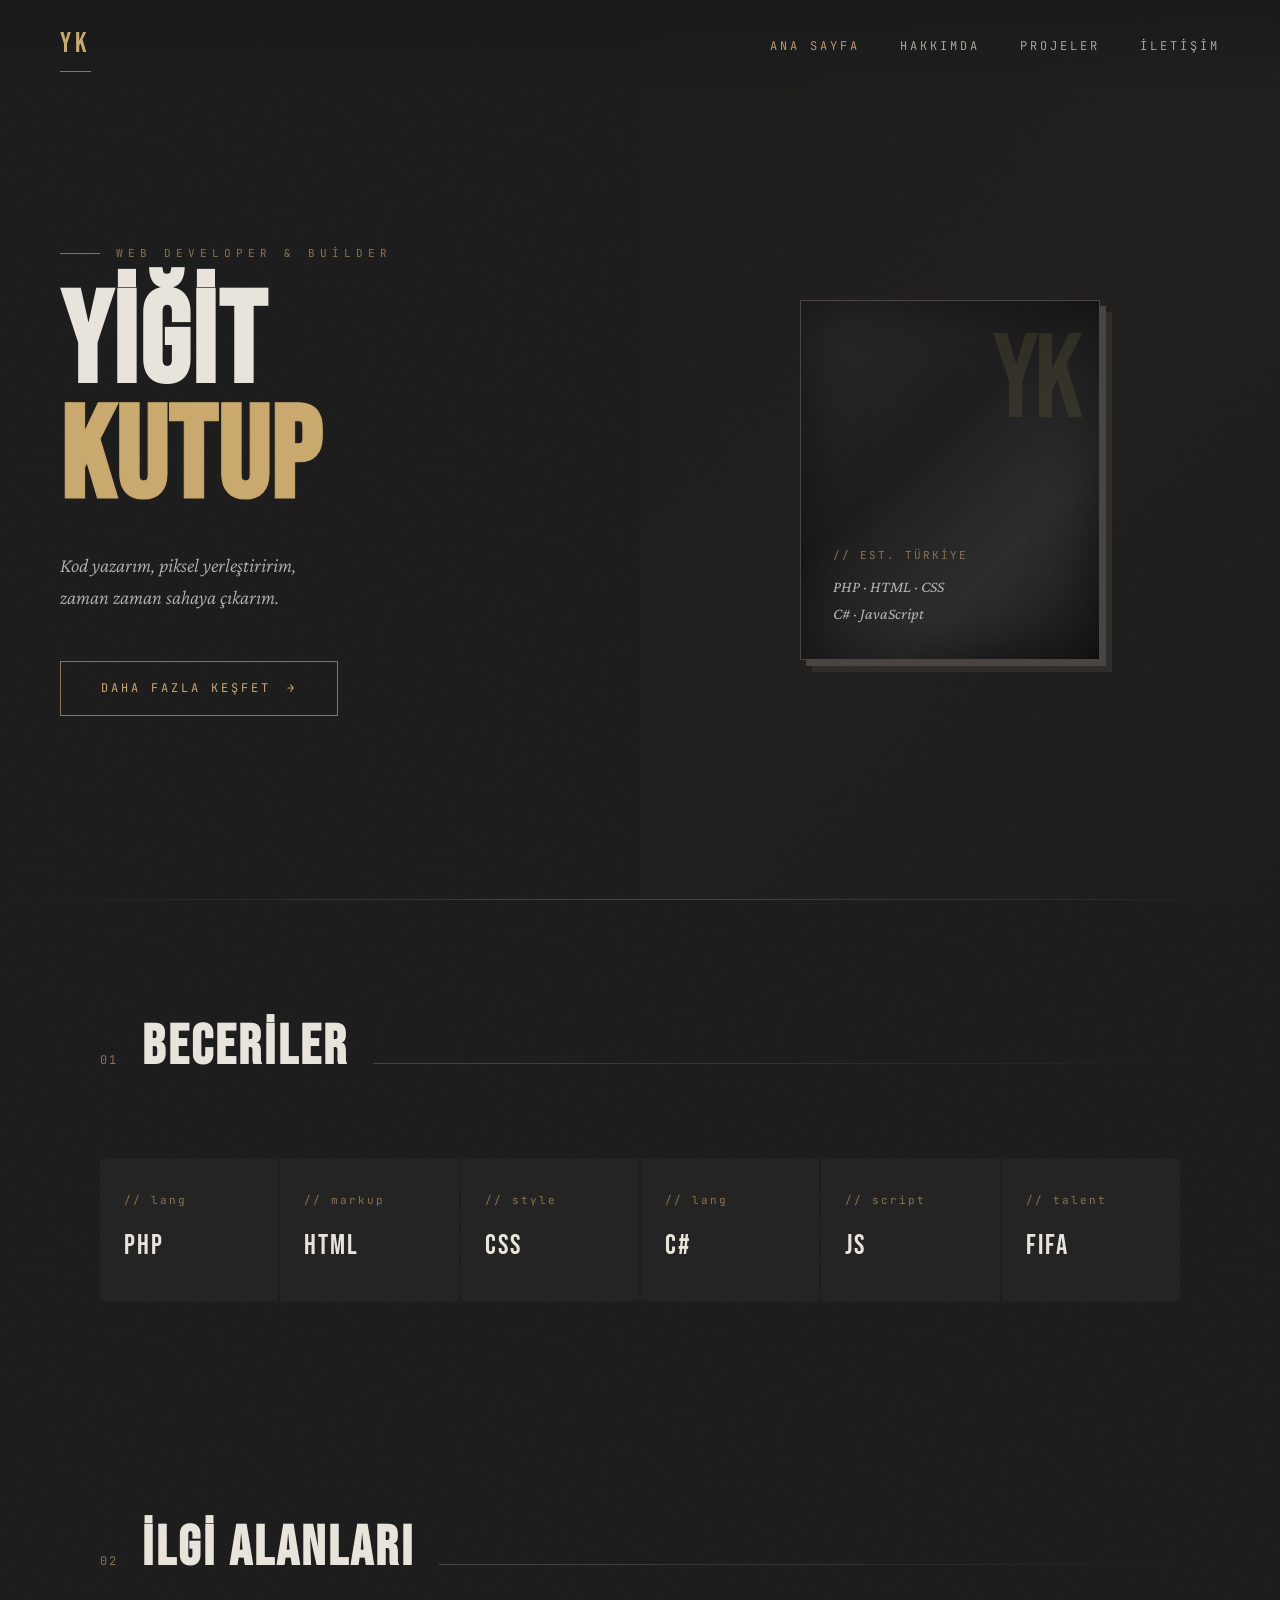
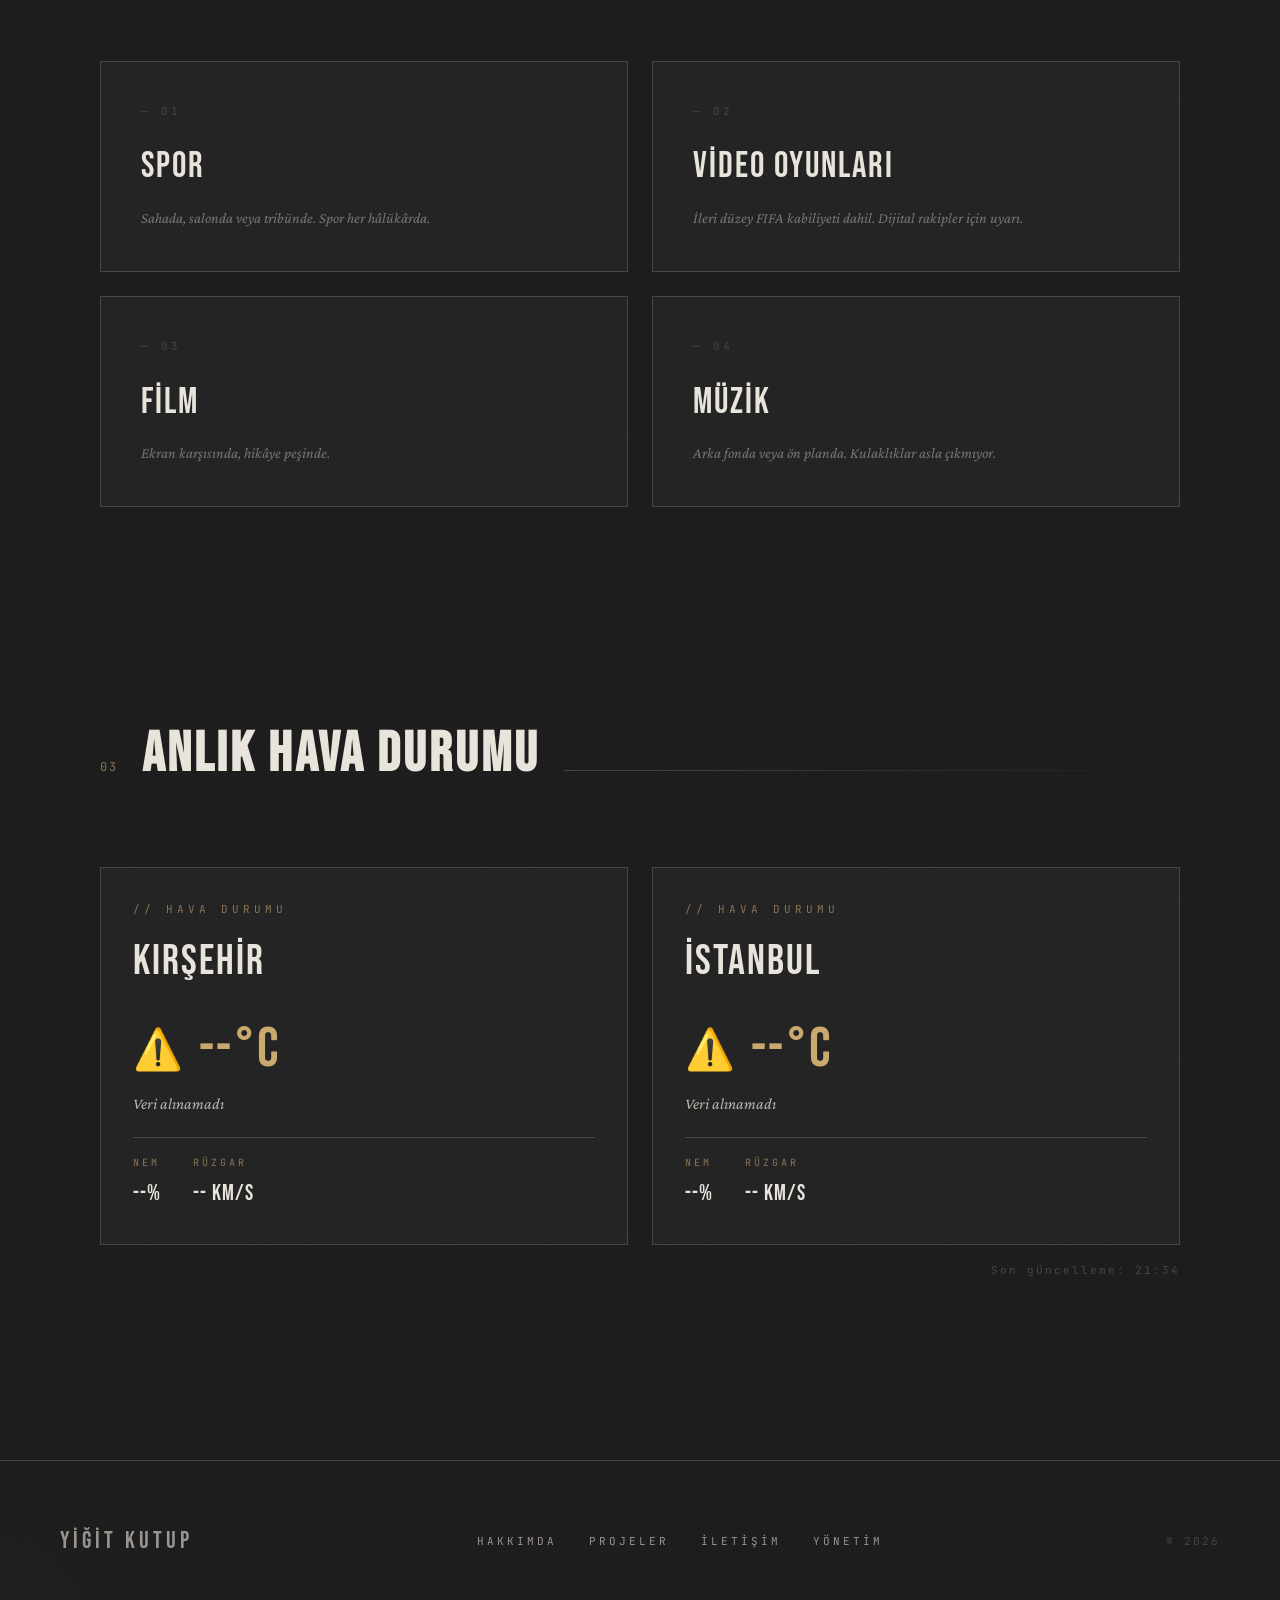
<file: index.html>
<!DOCTYPE html>
<html lang="tr">
<head>
  <meta charset="UTF-8" />
  <meta name="viewport" content="width=device-width, initial-scale=1.0" />
  <title>Yiğit Kutup — Developer</title>
  <link rel="stylesheet" href="assets/css/style.css?v=2" />
</head>
<body>

  <!-- NAV -->
  <nav>
    <a href="index.html" class="nav-logo">YK</a>
    <ul class="nav-links">
      <li><a href="index.html" data-text="Ana Sayfa">Ana Sayfa</a></li>
      <li><a href="pages/about.html" data-text="Hakkımda">Hakkımda</a></li>
      <li><a href="pages/projects.html" data-text="Projeler">Projeler</a></li>
      <li><a href="pages/contact.html" data-text="İletişim">İletişim</a></li>
    </ul>
    <div class="hamburger" id="hamburger-menu">
      <span></span>
      <span></span>
      <span></span>
    </div>
  </nav>

  <!-- HERO -->
  <section class="hero">
    <div class="hero-content">
      <div class="hero-text">
        <div class="hero-eyebrow">Web Developer &amp; Builder</div>
        <h1 class="hero-name">
          Yiğit
          <span>Kutup</span>
        </h1>
        <p class="hero-subtitle">
          Kod yazarım, piksel yerleştiririm,<br>zaman zaman sahaya çıkarım.
        </p>
        <a href="pages/about.html" class="hero-cta">
          Daha Fazla Keşfet
          <span>→</span>
        </a>
      </div>

      <div class="hero-visual">
        <div class="stone-block">
          <div class="stone-initials">YK</div>
          <div class="stone-tag">// est. Türkiye</div>
          <div class="stone-desc">PHP · HTML · CSS<br>C# · JavaScript</div>
        </div>
      </div>
    </div>
  </section>

  <!-- SKILLS SECTION -->
  <div class="section">
    <div class="section-header fade-in">
      <span class="section-number">01</span>
      <h2 class="section-title">Beceriler</h2>
      <div class="section-line"></div>
    </div>

    <div class="skills-grid">
      <div class="skill-item">
        <div class="skill-icon">// lang</div>
        <div class="skill-name">PHP</div>
      </div>
      <div class="skill-item">
        <div class="skill-icon">// markup</div>
        <div class="skill-name">HTML</div>
      </div>
      <div class="skill-item">
        <div class="skill-icon">// style</div>
        <div class="skill-name">CSS</div>
      </div>
      <div class="skill-item">
        <div class="skill-icon">// lang</div>
        <div class="skill-name">C#</div>
      </div>
      <div class="skill-item">
        <div class="skill-icon">// script</div>
        <div class="skill-name">JS</div>
      </div>
      <div class="skill-item">
        <div class="skill-icon">// talent</div>
        <div class="skill-name">FIFA</div>
      </div>
    </div>
  </div>

  <!-- HOBBIES SECTION -->
  <div class="section">
    <div class="section-header fade-in">
      <span class="section-number">02</span>
      <h2 class="section-title">İlgi Alanları</h2>
      <div class="section-line"></div>
    </div>

    <div class="hobbies-grid">
      <div class="hobby-card">
        <div class="hobby-number">— 01</div>
        <div class="hobby-name">Spor</div>
        <div class="hobby-desc">Sahada, salonda veya tribünde. Spor her hâlükârda.</div>
      </div>
      <div class="hobby-card">
        <div class="hobby-number">— 02</div>
        <div class="hobby-name">Video Oyunları</div>
        <div class="hobby-desc">İleri düzey FIFA kabiliyeti dahil. Dijital rakipler için uyarı.</div>
      </div>
      <div class="hobby-card">
        <div class="hobby-number">— 03</div>
        <div class="hobby-name">Film</div>
        <div class="hobby-desc">Ekran karşısında, hikâye peşinde.</div>
      </div>
      <div class="hobby-card">
        <div class="hobby-number">— 04</div>
        <div class="hobby-name">Müzik</div>
        <div class="hobby-desc">Arka fonda veya ön planda. Kulaklıklar asla çıkmıyor.</div>
      </div>
    </div>
  </div>

  <!-- WEATHER WIDGETS -->
  <div class="section">
    <div class="section-header fade-in">
      <span class="section-number">03</span>
      <h2 class="section-title">Anlık Hava Durumu</h2>
      <div class="section-line"></div>
    </div>

    <div class="widgets-grid fade-in">
      <!-- Kırşehir -->
      <div class="widget-card weather-widget">
        <div class="widget-header">
          <div class="widget-label">// hava durumu</div>
          <div class="widget-city">Kırşehir</div>
        </div>
        <div class="widget-body">
          <div class="weather-main">
            <div class="weather-icon" id="weather-kirsehir-icon">⏳</div>
            <div class="weather-temp" id="weather-kirsehir-temp">--°C</div>
          </div>
          <div class="weather-desc" id="weather-kirsehir-desc">Yükleniyor...</div>
          <div class="weather-details">
            <div class="weather-detail">
              <span class="detail-label">Nem</span>
              <span class="detail-value" id="weather-kirsehir-humidity">--%</span>
            </div>
            <div class="weather-detail">
              <span class="detail-label">Rüzgar</span>
              <span class="detail-value" id="weather-kirsehir-wind">-- km/s</span>
            </div>
          </div>
        </div>
      </div>

      <!-- İstanbul -->
      <div class="widget-card weather-widget">
        <div class="widget-header">
          <div class="widget-label">// hava durumu</div>
          <div class="widget-city">İstanbul</div>
        </div>
        <div class="widget-body">
          <div class="weather-main">
            <div class="weather-icon" id="weather-istanbul-icon">⏳</div>
            <div class="weather-temp" id="weather-istanbul-temp">--°C</div>
          </div>
          <div class="weather-desc" id="weather-istanbul-desc">Yükleniyor...</div>
          <div class="weather-details">
            <div class="weather-detail">
              <span class="detail-label">Nem</span>
              <span class="detail-value" id="weather-istanbul-humidity">--%</span>
            </div>
            <div class="weather-detail">
              <span class="detail-label">Rüzgar</span>
              <span class="detail-value" id="weather-istanbul-wind">-- km/s</span>
            </div>
          </div>
        </div>
      </div>
    </div>

    <div class="weather-update fade-in">
      <span id="weather-update-time">Son güncelleme: --</span>
    </div>
  </div>

  <!-- FOOTER -->
  <footer>
    <div class="footer-name">Yiğit Kutup</div>
    <div class="footer-links">
      <a href="pages/about.html">Hakkımda</a>
      <a href="pages/projects.html">Projeler</a>
      <a href="pages/contact.html">İletişim</a>
      <a href="admin/index.html">Yönetim</a>
    </div>
    <div class="footer-copy">© 2026</div>
  </footer>

  <script src="assets/js/jScript.js?v=2"></script>
  <script src="assets/js/widgets.js?v=2"></script>
</body>
</html>
</file>
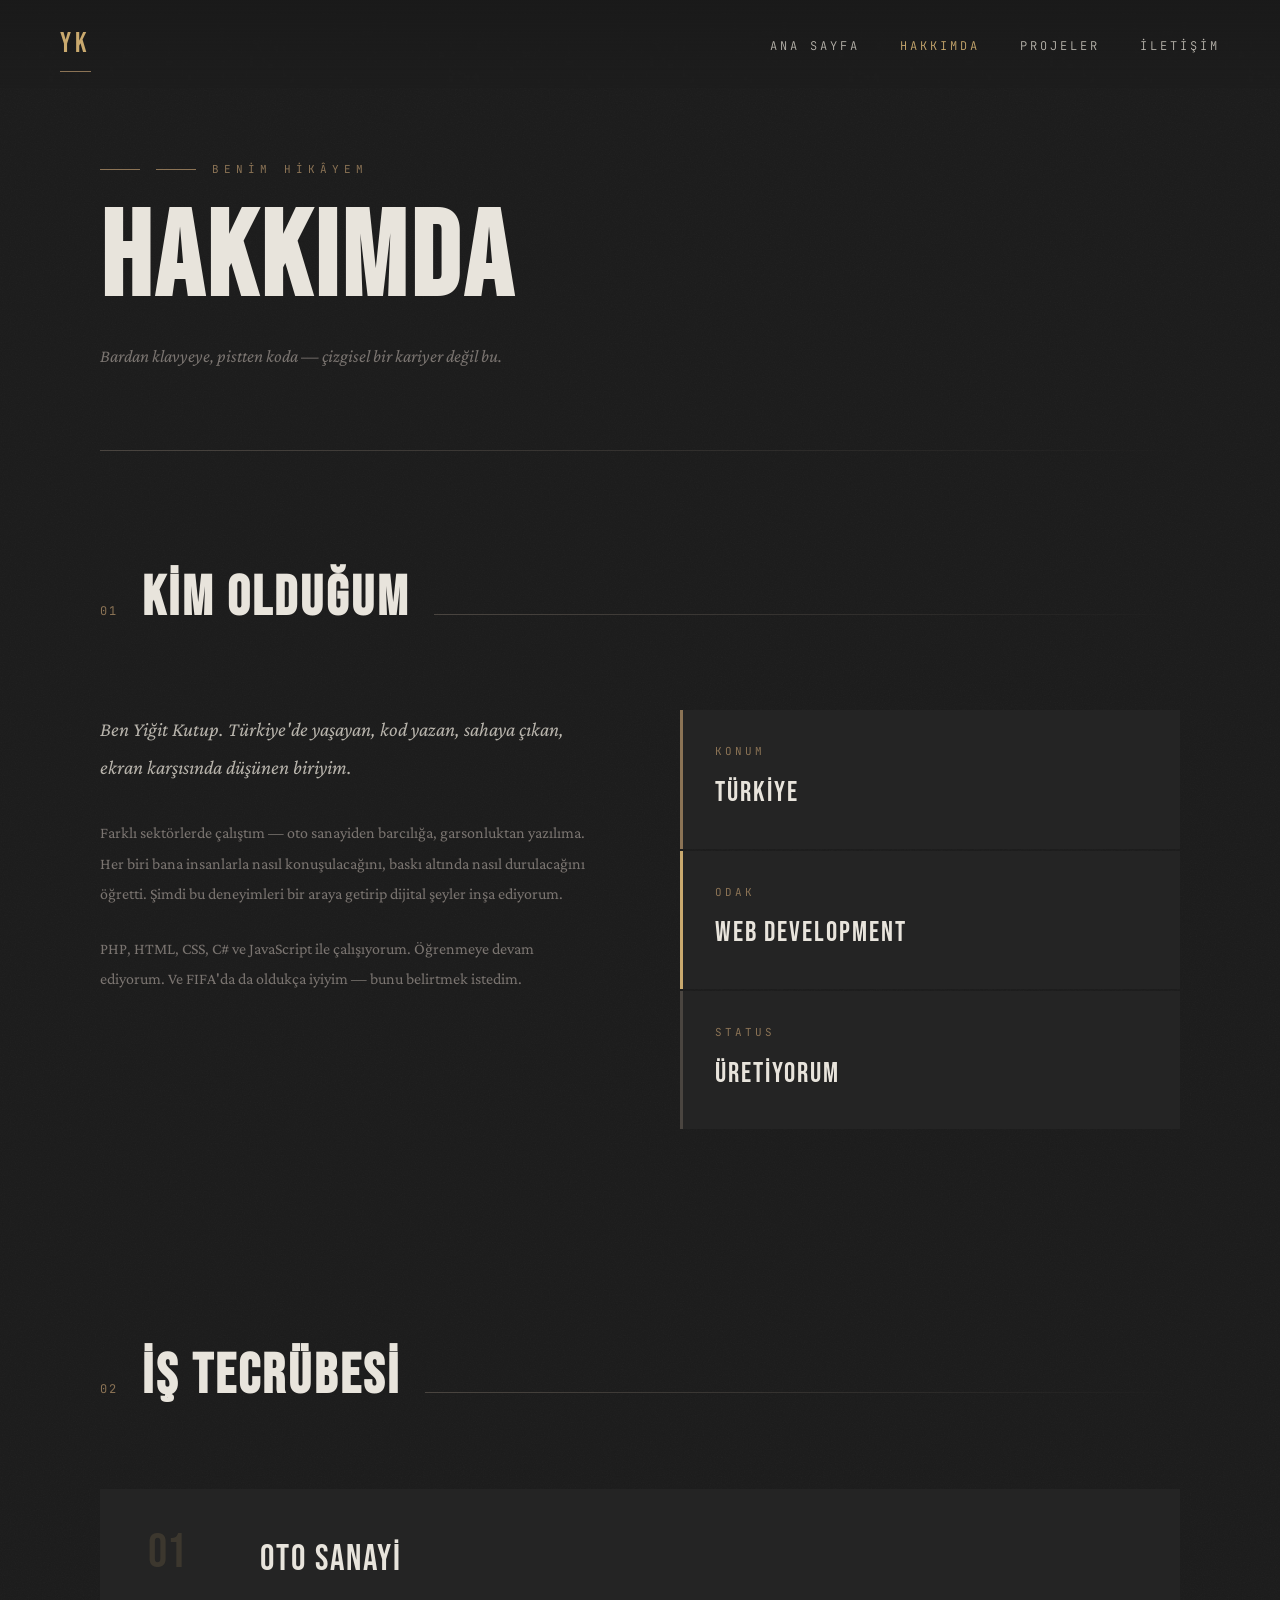
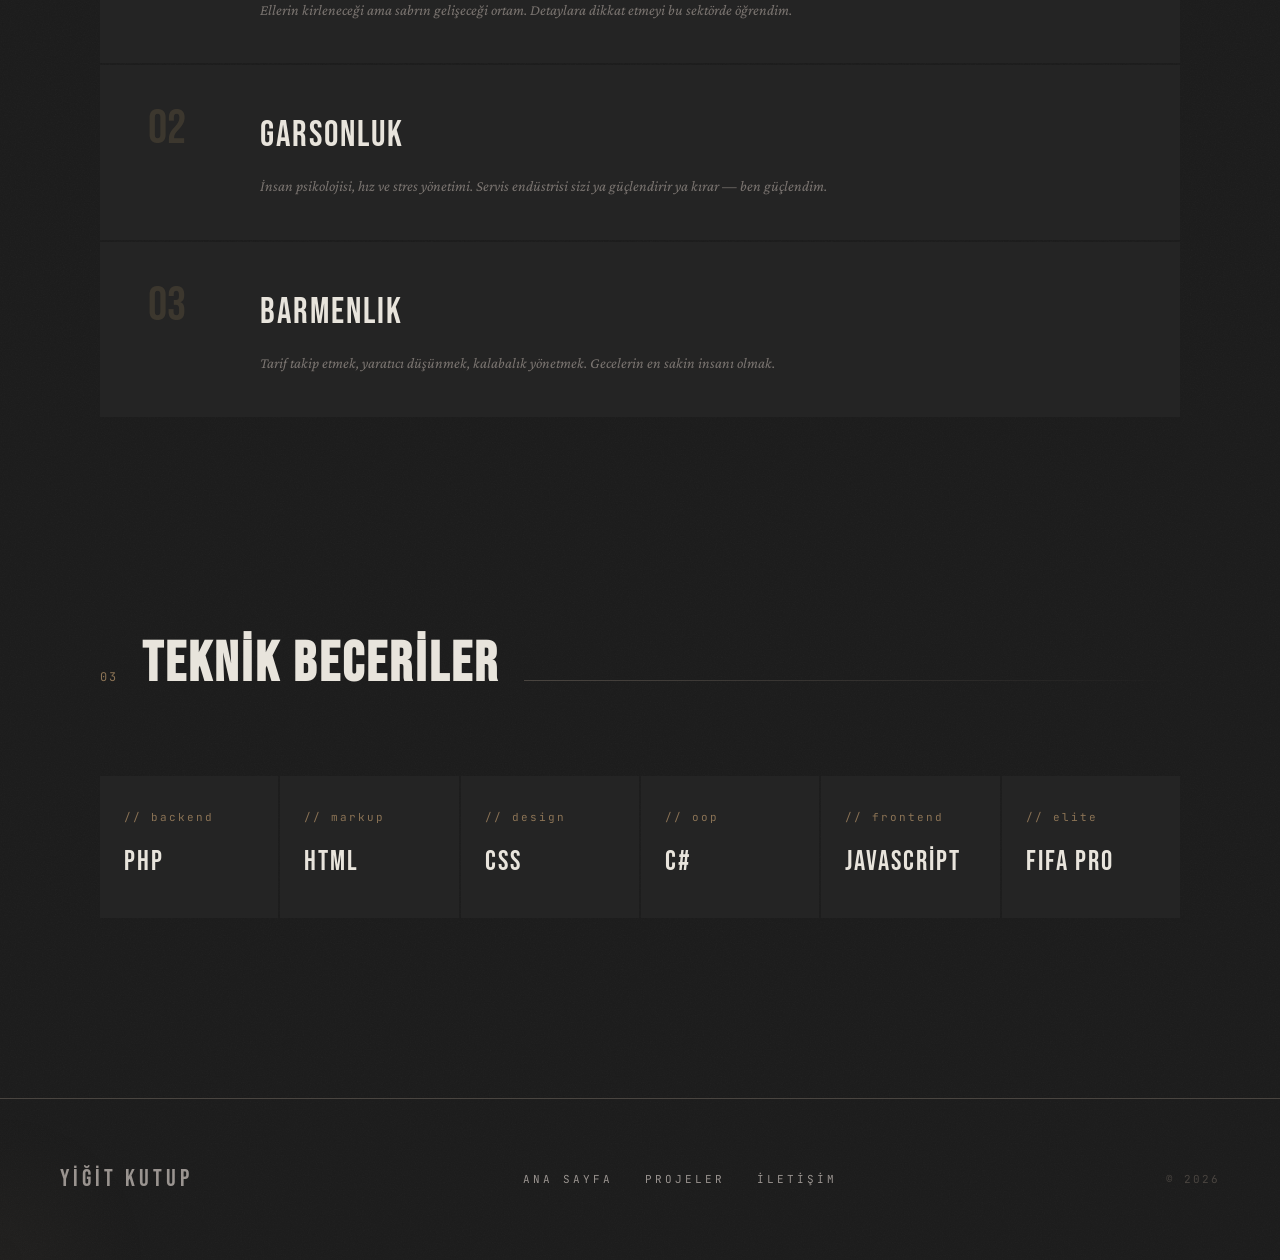
<file: pages/about.html>
<!DOCTYPE html>
<html lang="tr">
<head>
  <meta charset="UTF-8" />
  <meta name="viewport" content="width=device-width, initial-scale=1.0" />
  <title>Hakkımda — Yiğit Kutup</title>
  <link rel="stylesheet" href="../assets/css/style.css?v=2" />
</head>
<body>

  <!-- NAV -->
  <nav>
    <a href="../index.html" class="nav-logo">YK</a>
    <ul class="nav-links">
      <li><a href="../index.html" data-text="Ana Sayfa">Ana Sayfa</a></li>
      <li><a href="about.html" data-text="Hakkımda">Hakkımda</a></li>
      <li><a href="projects.html" data-text="Projeler">Projeler</a></li>
      <li><a href="contact.html" data-text="İletişim">İletişim</a></li>
    </ul>
    <div class="hamburger" id="hamburger-menu">
      <span></span>
      <span></span>
      <span></span>
    </div>
  </nav>

  <!-- PAGE HERO -->
  <div class="page-hero">
    <p class="hero-eyebrow" style="font-family:'JetBrains Mono',monospace;font-size:11px;letter-spacing:5px;text-transform:uppercase;color:var(--granite-accent);margin-bottom:24px;display:flex;align-items:center;gap:16px;">
      <span style="display:inline-block;width:40px;height:1px;background:var(--granite-accent);"></span>
      Benim Hikâyem
    </p>
    <h1 class="page-title">Hakkımda</h1>
    <p class="page-subtitle">Bardan klavyeye, pistten koda — çizgisel bir kariyer değil bu.</p>
  </div>

  <!-- BIO SECTION -->
  <div class="section">
    <div class="section-header fade-in">
      <span class="section-number">01</span>
      <h2 class="section-title">Kim Olduğum</h2>
      <div class="section-line"></div>
    </div>

    <div style="display:grid;grid-template-columns:1fr 1fr;gap:80px;align-items:start;" class="fade-in">
      <div>
        <p style="font-size:20px;color:var(--text-secondary);line-height:1.9;font-style:italic;margin-bottom:32px;">
          Ben Yiğit Kutup. Türkiye'de yaşayan, kod yazan, sahaya çıkan, ekran karşısında düşünen biriyim.
        </p>
        <p style="font-size:16px;color:var(--text-muted);line-height:1.9;margin-bottom:24px;">
          Farklı sektörlerde çalıştım — oto sanayiden barcılığa, garsonluktan yazılıma. Her biri bana insanlarla nasıl konuşulacağını, baskı altında nasıl durulacağını öğretti. Şimdi bu deneyimleri bir araya getirip dijital şeyler inşa ediyorum.
        </p>
        <p style="font-size:16px;color:var(--text-muted);line-height:1.9;">
          PHP, HTML, CSS, C# ve JavaScript ile çalışıyorum. Öğrenmeye devam ediyorum. Ve FIFA'da da oldukça iyiyim — bunu belirtmek istedim.
        </p>
      </div>

      <div style="display:flex;flex-direction:column;gap:2px;">
        <div style="background:var(--granite-surface);padding:32px;border-left:3px solid var(--granite-accent);">
          <div style="font-family:'JetBrains Mono',monospace;font-size:11px;letter-spacing:3px;color:var(--granite-accent);margin-bottom:8px;">KONUM</div>
          <div style="font-family:'Bebas Neue',sans-serif;font-size:28px;letter-spacing:2px;color:var(--granite-white);">Türkiye</div>
        </div>
        <div style="background:var(--granite-surface);padding:32px;border-left:3px solid var(--granite-gold);">
          <div style="font-family:'JetBrains Mono',monospace;font-size:11px;letter-spacing:3px;color:var(--granite-accent);margin-bottom:8px;">ODAK</div>
          <div style="font-family:'Bebas Neue',sans-serif;font-size:28px;letter-spacing:2px;color:var(--granite-white);">Web Development</div>
        </div>
        <div style="background:var(--granite-surface);padding:32px;border-left:3px solid var(--granite-crack);">
          <div style="font-family:'JetBrains Mono',monospace;font-size:11px;letter-spacing:3px;color:var(--granite-accent);margin-bottom:8px;">STATUS</div>
          <div style="font-family:'Bebas Neue',sans-serif;font-size:28px;letter-spacing:2px;color:var(--granite-white);">Üretiyorum</div>
        </div>
      </div>
    </div>
  </div>

  <!-- EXPERIENCE SECTION -->
  <div class="section">
    <div class="section-header fade-in">
      <span class="section-number">02</span>
      <h2 class="section-title">İş Tecrübesi</h2>
      <div class="section-line"></div>
    </div>

    <div class="experience-list">
      <div class="exp-item fade-in">
        <div class="exp-number">01</div>
        <div>
          <div class="exp-title">Oto Sanayi</div>
          <div class="exp-desc">Ellerin kirleneceği ama sabrın gelişeceği ortam. Detaylara dikkat etmeyi bu sektörde öğrendim.</div>
        </div>
      </div>
      <div class="exp-item fade-in">
        <div class="exp-number">02</div>
        <div>
          <div class="exp-title">Garsonluk</div>
          <div class="exp-desc">İnsan psikolojisi, hız ve stres yönetimi. Servis endüstrisi sizi ya güçlendirir ya kırar — ben güçlendim.</div>
        </div>
      </div>
      <div class="exp-item fade-in">
        <div class="exp-number">03</div>
        <div>
          <div class="exp-title">Barmenlık</div>
          <div class="exp-desc">Tarif takip etmek, yaratıcı düşünmek, kalabalık yönetmek. Gecelerin en sakin insanı olmak.</div>
        </div>
      </div>
    </div>
  </div>

  <!-- SKILLS DETAIL -->
  <div class="section">
    <div class="section-header fade-in">
      <span class="section-number">03</span>
      <h2 class="section-title">Teknik Beceriler</h2>
      <div class="section-line"></div>
    </div>

    <div class="skills-grid">
      <div class="skill-item">
        <div class="skill-icon">// backend</div>
        <div class="skill-name">PHP</div>
      </div>
      <div class="skill-item">
        <div class="skill-icon">// markup</div>
        <div class="skill-name">HTML</div>
      </div>
      <div class="skill-item">
        <div class="skill-icon">// design</div>
        <div class="skill-name">CSS</div>
      </div>
      <div class="skill-item">
        <div class="skill-icon">// oop</div>
        <div class="skill-name">C#</div>
      </div>
      <div class="skill-item">
        <div class="skill-icon">// frontend</div>
        <div class="skill-name">JavaScript</div>
      </div>
      <div class="skill-item">
        <div class="skill-icon">// elite</div>
        <div class="skill-name">FIFA Pro</div>
      </div>
    </div>
  </div>

  <!-- FOOTER -->
  <footer>
    <div class="footer-name">Yiğit Kutup</div>
    <div class="footer-links">
      <a href="../index.html">Ana Sayfa</a>
      <a href="projects.html">Projeler</a>
      <a href="contact.html">İletişim</a>
    </div>
    <div class="footer-copy">© 2026</div>
  </footer>

  <script src="../assets/js/jScript.js"></script>
</body>
</html>
</file>
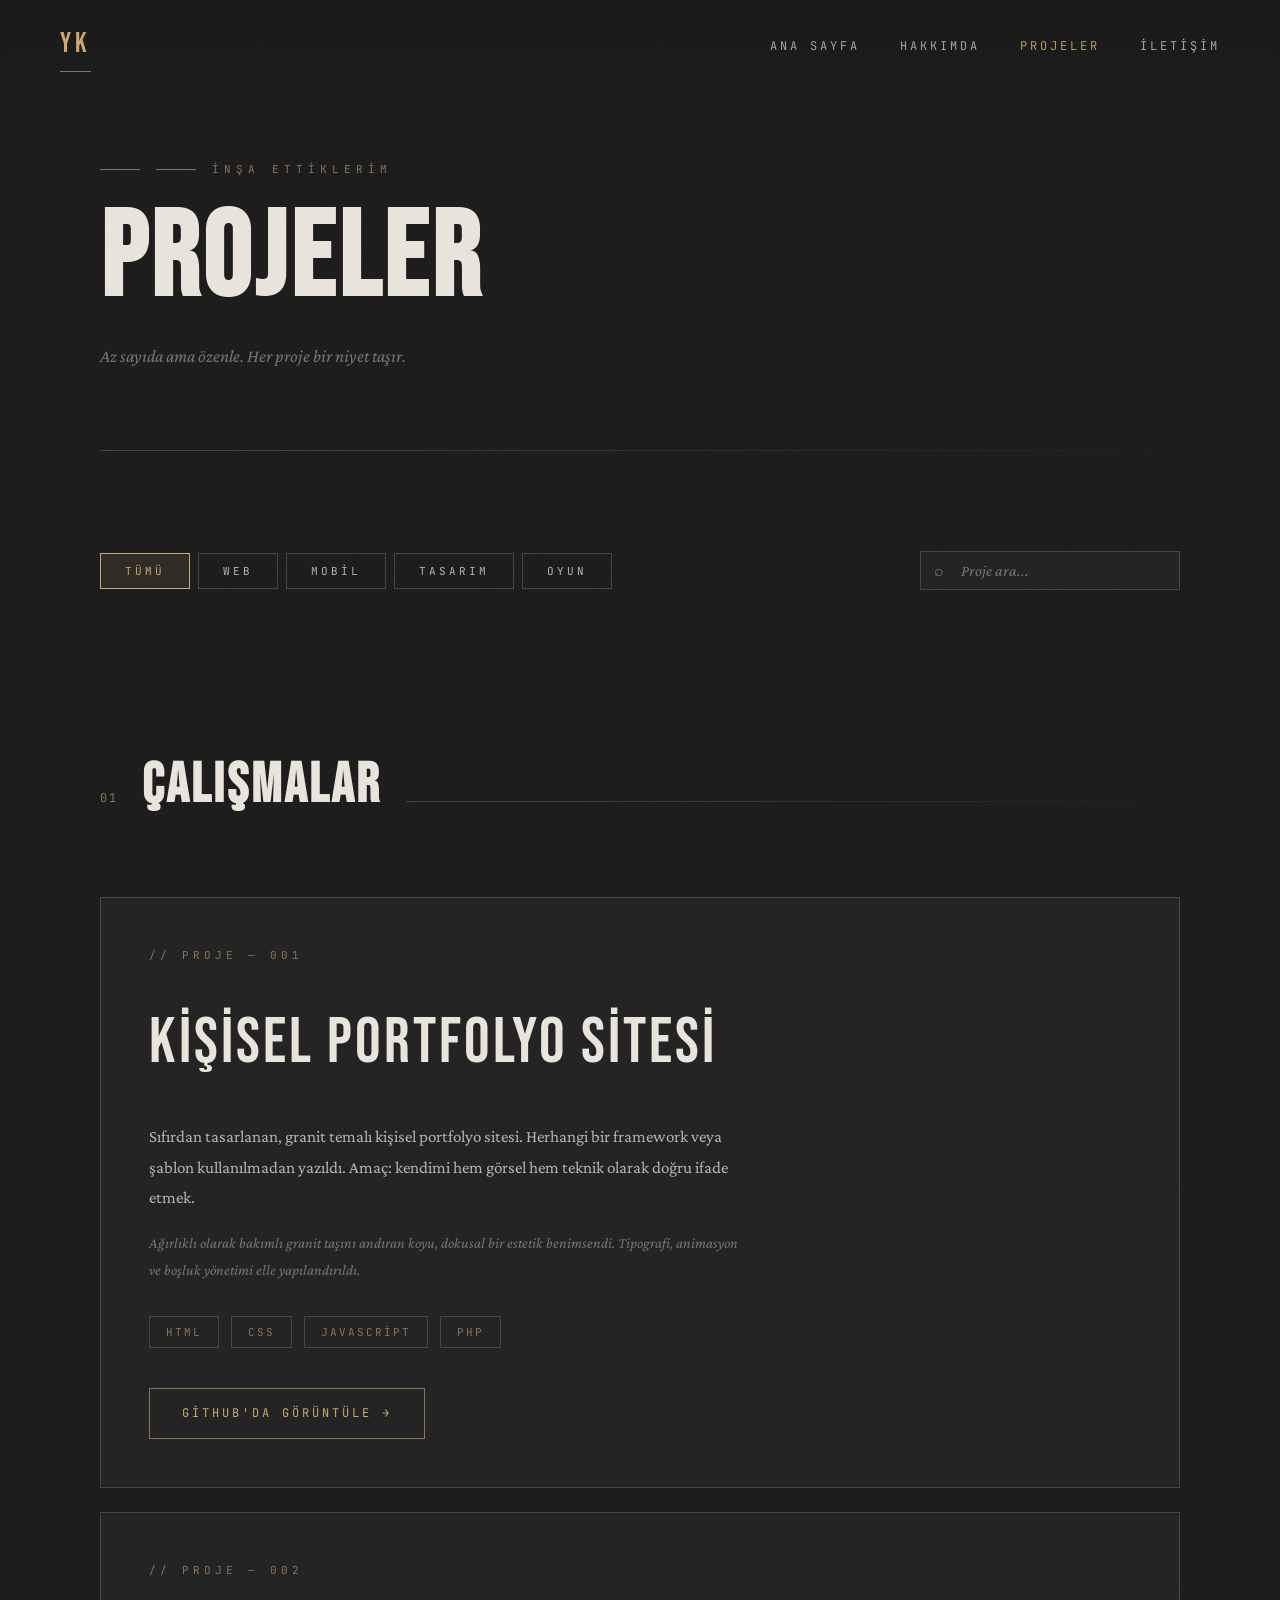
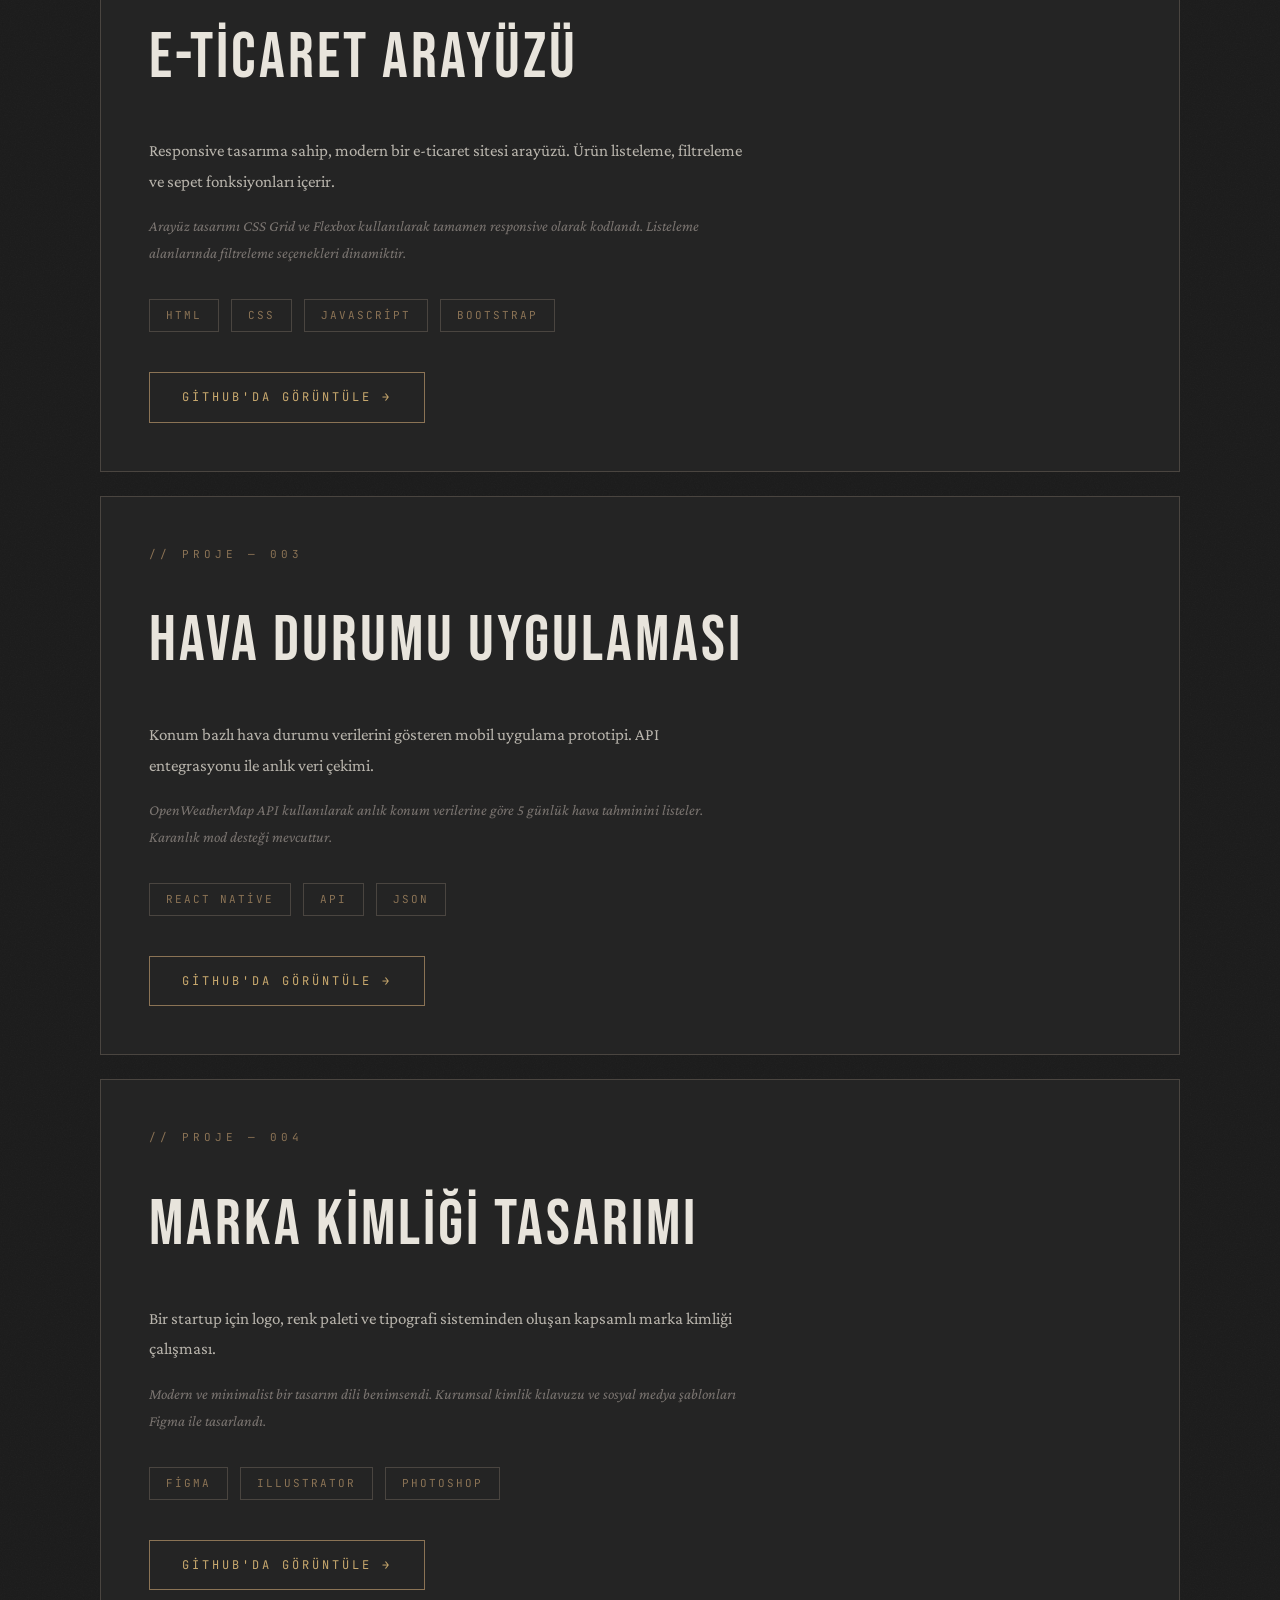
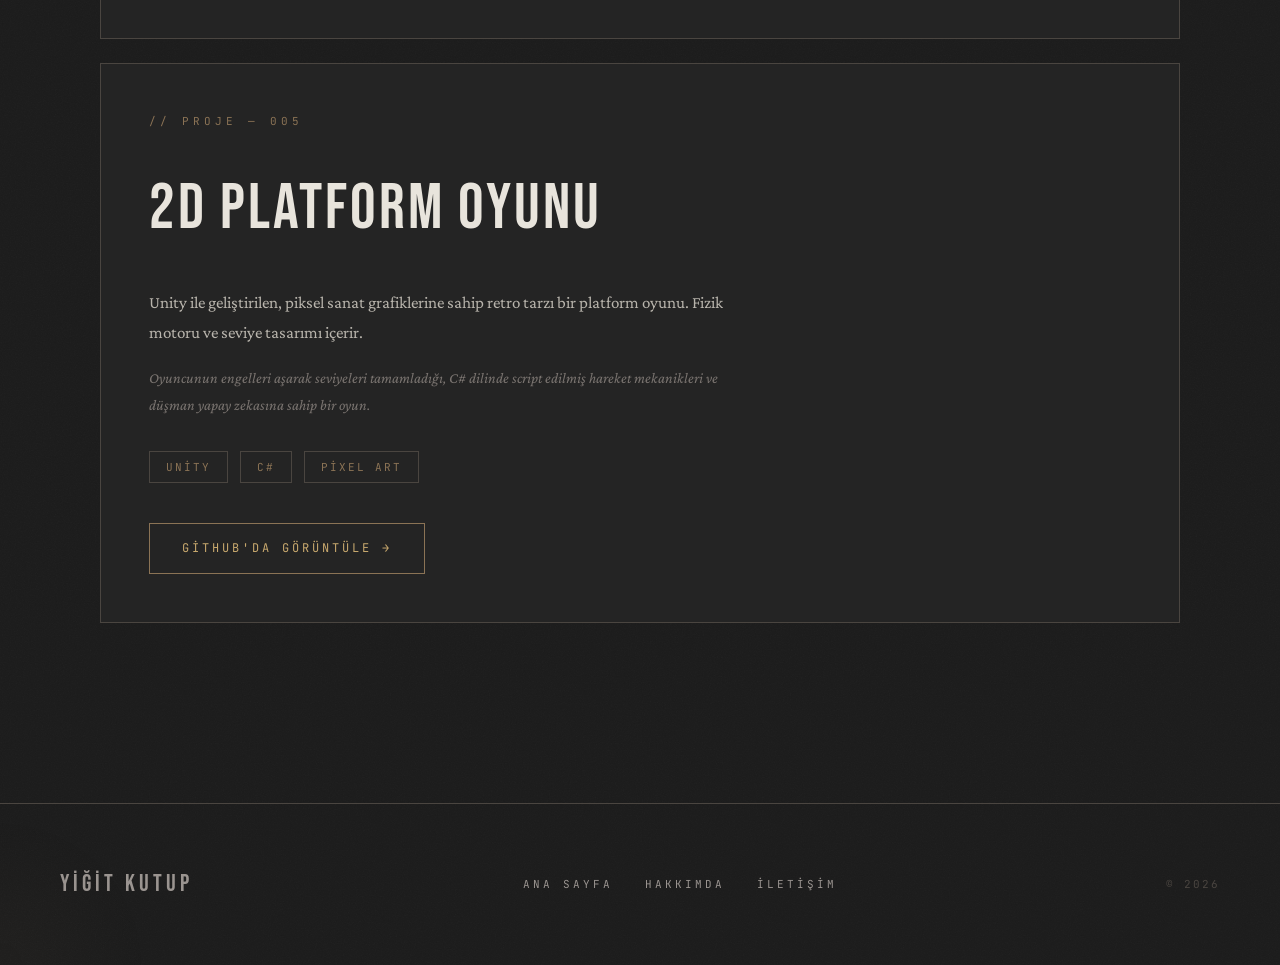
<file: pages/projects.html>
<!DOCTYPE html>
<html lang="tr">
<head>
  <meta charset="UTF-8" />
  <meta name="viewport" content="width=device-width, initial-scale=1.0" />
  <title>Projeler — Yiğit Kutup</title>
  <link rel="stylesheet" href="../assets/css/style.css?v=2" />
</head>
<body>

  <!-- NAV -->
  <nav>
    <a href="../index.html" class="nav-logo">YK</a>
    <ul class="nav-links">
      <li><a href="../index.html" data-text="Ana Sayfa">Ana Sayfa</a></li>
      <li><a href="about.html" data-text="Hakkımda">Hakkımda</a></li>
      <li><a href="projects.html" data-text="Projeler">Projeler</a></li>
      <li><a href="contact.html" data-text="İletişim">İletişim</a></li>
    </ul>
    <div class="hamburger" id="hamburger-menu">
      <span></span>
      <span></span>
      <span></span>
    </div>
  </nav>

  <!-- PAGE HERO -->
  <div class="page-hero">
    <p class="hero-eyebrow" style="font-family:'JetBrains Mono',monospace;font-size:11px;letter-spacing:5px;text-transform:uppercase;color:var(--granite-accent);margin-bottom:24px;display:flex;align-items:center;gap:16px;">
      <span style="display:inline-block;width:40px;height:1px;background:var(--granite-accent);"></span>
      İnşa Ettiklerim
    </p>
    <h1 class="page-title">Projeler</h1>
    <p class="page-subtitle">Az sayıda ama özenle. Her proje bir niyet taşır.</p>
  </div>

  <!-- FILTER & SEARCH -->
  <div class="section" style="padding-bottom:0;">
    <div class="filter-bar fade-in">
      <div class="filter-buttons">
        <button class="filter-btn active" data-category="all">Tümü</button>
        <button class="filter-btn" data-category="web">Web</button>
        <button class="filter-btn" data-category="mobil">Mobil</button>
        <button class="filter-btn" data-category="tasarim">Tasarım</button>
        <button class="filter-btn" data-category="oyun">Oyun</button>
      </div>
      <div class="search-bar">
        <input type="text" id="project-search" class="search-input" placeholder="Proje ara..." autocomplete="off" />
      </div>
    </div>
  </div>

  <!-- PROJECTS -->
  <div class="section">
    <div class="section-header fade-in">
      <span class="section-number">01</span>
      <h2 class="section-title">Çalışmalar</h2>
      <div class="section-line"></div>
    </div>

    <div class="projects-container">
      <!-- PROJECT 001 -->
      <div class="project-card fade-in" data-category="web">
        <div class="project-label">// proje — 001</div>
        <div class="project-title">Kişisel Portfolyo Sitesi</div>
        <p class="project-desc">
          Sıfırdan tasarlanan, granit temalı kişisel portfolyo sitesi. Herhangi bir framework veya şablon kullanılmadan yazıldı. Amaç: kendimi hem görsel hem teknik olarak doğru ifade etmek.
        </p>
        <p class="project-desc" style="margin-top:16px;font-style:italic;font-size:15px;color:var(--text-muted);">
          Ağırlıklı olarak bakımlı granit taşını andıran koyu, dokusal bir estetik benimsendi. Tipografi, animasyon ve boşluk yönetimi elle yapılandırıldı.
        </p>
        <div class="project-tech">
          <span class="tech-tag">HTML</span>
          <span class="tech-tag">CSS</span>
          <span class="tech-tag">JavaScript</span>
          <span class="tech-tag">PHP</span>
        </div>
        <a href="https://github.com/YigitKutup" class="project-link" target="_blank" rel="noopener noreferrer">
          GitHub'da Görüntüle →
        </a>
      </div>

      <!-- PROJECT 002 -->
      <div class="project-card fade-in" data-category="web">
        <div class="project-label">// proje — 002</div>
        <div class="project-title">E-Ticaret Arayüzü</div>
        <p class="project-desc">
          Responsive tasarıma sahip, modern bir e-ticaret sitesi arayüzü. Ürün listeleme, filtreleme ve sepet fonksiyonları içerir.
        </p>
        <p class="project-desc" style="margin-top:16px;font-style:italic;font-size:15px;color:var(--text-muted);">
          Arayüz tasarımı CSS Grid ve Flexbox kullanılarak tamamen responsive olarak kodlandı. Listeleme alanlarında filtreleme seçenekleri dinamiktir.
        </p>
        <div class="project-tech">
          <span class="tech-tag">HTML</span>
          <span class="tech-tag">CSS</span>
          <span class="tech-tag">JavaScript</span>
          <span class="tech-tag">Bootstrap</span>
        </div>
        <a href="https://github.com/YigitKutup" class="project-link" target="_blank" rel="noopener noreferrer">
          GitHub'da Görüntüle →
        </a>
      </div>

      <!-- PROJECT 003 -->
      <div class="project-card fade-in" data-category="mobil">
        <div class="project-label">// proje — 003</div>
        <div class="project-title">Hava Durumu Uygulaması</div>
        <p class="project-desc">
          Konum bazlı hava durumu verilerini gösteren mobil uygulama prototipi. API entegrasyonu ile anlık veri çekimi.
        </p>
        <p class="project-desc" style="margin-top:16px;font-style:italic;font-size:15px;color:var(--text-muted);">
          OpenWeatherMap API kullanılarak anlık konum verilerine göre 5 günlük hava tahminini listeler. Karanlık mod desteği mevcuttur.
        </p>
        <div class="project-tech">
          <span class="tech-tag">React Native</span>
          <span class="tech-tag">API</span>
          <span class="tech-tag">JSON</span>
        </div>
        <a href="https://github.com/YigitKutup" class="project-link" target="_blank" rel="noopener noreferrer">
          GitHub'da Görüntüle →
        </a>
      </div>

      <!-- PROJECT 004 -->
      <div class="project-card fade-in" data-category="tasarim">
        <div class="project-label">// proje — 004</div>
        <div class="project-title">Marka Kimliği Tasarımı</div>
        <p class="project-desc">
          Bir startup için logo, renk paleti ve tipografi sisteminden oluşan kapsamlı marka kimliği çalışması.
        </p>
        <p class="project-desc" style="margin-top:16px;font-style:italic;font-size:15px;color:var(--text-muted);">
          Modern ve minimalist bir tasarım dili benimsendi. Kurumsal kimlik kılavuzu ve sosyal medya şablonları Figma ile tasarlandı.
        </p>
        <div class="project-tech">
          <span class="tech-tag">Figma</span>
          <span class="tech-tag">Illustrator</span>
          <span class="tech-tag">Photoshop</span>
        </div>
        <a href="https://github.com/YigitKutup" class="project-link" target="_blank" rel="noopener noreferrer">
          GitHub'da Görüntüle →
        </a>
      </div>

      <!-- PROJECT 005 -->
      <div class="project-card fade-in" data-category="oyun">
        <div class="project-label">// proje — 005</div>
        <div class="project-title">2D Platform Oyunu</div>
        <p class="project-desc">
          Unity ile geliştirilen, piksel sanat grafiklerine sahip retro tarzı bir platform oyunu. Fizik motoru ve seviye tasarımı içerir.
        </p>
        <p class="project-desc" style="margin-top:16px;font-style:italic;font-size:15px;color:var(--text-muted);">
          Oyuncunun engelleri aşarak seviyeleri tamamladığı, C# dilinde script edilmiş hareket mekanikleri ve düşman yapay zekasına sahip bir oyun.
        </p>
        <div class="project-tech">
          <span class="tech-tag">Unity</span>
          <span class="tech-tag">C#</span>
          <span class="tech-tag">Pixel Art</span>
        </div>
        <a href="https://github.com/YigitKutup" class="project-link" target="_blank" rel="noopener noreferrer">
          GitHub'da Görüntüle →
        </a>
      </div>

      <!-- NO RESULTS -->
      <div id="no-results" class="no-results" style="display:none;">
        <div class="no-results-icon">🔍</div>
        <div class="no-results-text">Aramanızla eşleşen proje bulunamadı.</div>
      </div>
    </div>

  </div>

  <!-- FOOTER -->
  <footer>
    <div class="footer-name">Yiğit Kutup</div>
    <div class="footer-links">
      <a href="../index.html">Ana Sayfa</a>
      <a href="about.html">Hakkımda</a>
      <a href="contact.html">İletişim</a>
    </div>
    <div class="footer-copy">© 2026</div>
  </footer>

  <script src="../assets/js/jScript.js"></script>
  <script src="../assets/js/filter.js"></script>
</body>
</html>
</file>
<file: assets/css/style.css>
@import url('https://fonts.googleapis.com/css2?family=Bebas+Neue&family=Crimson+Pro:ital,wght@0,300;0,400;0,600;1,300;1,400&family=JetBrains+Mono:wght@300;400;500&display=swap');

:root {
  --granite-dark: #1a1a1a;
  --granite-mid: #2c2c2c;
  --granite-light: #3d3d3d;
  --granite-surface: #242424;
  --granite-accent: #8b7355;
  --granite-gold: #c9a96e;
  --granite-white: #e8e4dc;
  --granite-muted: #9a9490;
  --granite-crack: #4a4540;
  --text-primary: #e8e4dc;
  --text-secondary: #b8b4ac;
  --text-muted: #7a7470;
}

* {
  margin: 0;
  padding: 0;
  box-sizing: border-box;
}

html {
  scroll-behavior: smooth;
}

body {
  background-color: var(--granite-dark);
  color: var(--text-primary);
  font-family: 'Crimson Pro', Georgia, serif;
  font-size: 18px;
  line-height: 1.7;
  overflow-x: hidden;
  cursor: default;

  background-image:
    url("data:image/svg+xml,%3Csvg xmlns='http://www.w3.org/2000/svg' width='400' height='400'%3E%3Cfilter id='noise'%3E%3CfeTurbulence type='fractalNoise' baseFrequency='0.85' numOctaves='4' stitchTiles='stitch'/%3E%3CfeColorMatrix type='saturate' values='0'/%3E%3C/filter%3E%3Crect width='400' height='400' filter='url(%23noise)' opacity='0.04'/%3E%3C/svg%3E");
}

/* ─── SCROLLBAR ─── */
::-webkit-scrollbar { width: 4px; }
::-webkit-scrollbar-track { background: var(--granite-dark); }
::-webkit-scrollbar-thumb { background: var(--granite-accent); border-radius: 2px; }

/* ─── NAVIGATION ─── */
nav {
  position: fixed;
  top: 0;
  left: 0;
  right: 0;
  z-index: 100;
  padding: 20px 60px;
  display: flex;
  justify-content: space-between;
  align-items: center;
  background: linear-gradient(180deg, rgba(26,26,26,0.98) 0%, rgba(26,26,26,0) 100%);
  backdrop-filter: blur(2px);
}

.nav-logo {
  font-family: 'Bebas Neue', sans-serif;
  font-size: 28px;
  letter-spacing: 4px;
  color: var(--granite-gold);
  text-decoration: none;
  position: relative;
}

.nav-logo::after {
  content: '';
  position: absolute;
  bottom: -4px;
  left: 0;
  width: 100%;
  height: 1px;
  background: var(--granite-accent);
}

.nav-links {
  display: flex;
  gap: 40px;
  list-style: none;
}

.nav-links a {
  font-family: 'JetBrains Mono', monospace;
  font-size: 12px;
  font-weight: 300;
  letter-spacing: 3px;
  text-transform: uppercase;
  color: var(--text-secondary);
  text-decoration: none;
  position: relative;
  transition: color 0.3s ease;
}

.nav-links a::before {
  content: attr(data-text);
  position: absolute;
  top: 0;
  left: 0;
  color: var(--granite-gold);
  width: 0;
  overflow: hidden;
  white-space: nowrap;
  transition: width 0.3s ease;
}

.nav-links a:hover::before { width: 100%; }
.nav-links a:hover { color: transparent; }

/* ─── HERO SECTION ─── */
.hero {
  min-height: 100vh;
  display: flex;
  align-items: center;
  padding: 120px 60px 60px;
  position: relative;
  overflow: hidden;
}

.hero::before {
  content: '';
  position: absolute;
  top: 0; right: 0;
  width: 50%;
  height: 100%;
  background: linear-gradient(135deg, transparent 0%, rgba(139,115,85,0.04) 50%, transparent 100%);
  pointer-events: none;
}

.hero::after {
  content: '';
  position: absolute;
  bottom: 0; left: 0; right: 0;
  height: 1px;
  background: linear-gradient(90deg, transparent, var(--granite-crack), transparent);
}

.hero-content {
  max-width: 1200px;
  margin: 0 auto;
  width: 100%;
  display: grid;
  grid-template-columns: 1fr 1fr;
  gap: 80px;
  align-items: center;
}

.hero-text { animation: fadeUp 1s ease forwards; }

.hero-eyebrow {
  font-family: 'JetBrains Mono', monospace;
  font-size: 11px;
  letter-spacing: 5px;
  text-transform: uppercase;
  color: var(--granite-accent);
  margin-bottom: 24px;
  display: flex;
  align-items: center;
  gap: 16px;
}

.hero-eyebrow::before {
  content: '';
  display: inline-block;
  width: 40px;
  height: 1px;
  background: var(--granite-accent);
}

.hero-name {
  font-family: 'Bebas Neue', sans-serif;
  font-size: clamp(72px, 10vw, 140px);
  line-height: 0.9;
  letter-spacing: 2px;
  color: var(--granite-white);
  margin-bottom: 32px;
}

.hero-name span {
  display: block;
  color: var(--granite-gold);
  -webkit-text-stroke: 1px var(--granite-gold);
}

.hero-subtitle {
  font-size: 20px;
  font-weight: 300;
  font-style: italic;
  color: var(--text-secondary);
  margin-bottom: 48px;
  line-height: 1.6;
}

.hero-cta {
  display: inline-flex;
  align-items: center;
  gap: 16px;
  padding: 16px 40px;
  border: 1px solid var(--granite-accent);
  color: var(--granite-gold);
  text-decoration: none;
  font-family: 'JetBrains Mono', monospace;
  font-size: 12px;
  letter-spacing: 3px;
  text-transform: uppercase;
  transition: all 0.3s ease;
  position: relative;
  overflow: hidden;
}

.hero-cta::before {
  content: '';
  position: absolute;
  top: 0; left: -100%;
  width: 100%;
  height: 100%;
  background: rgba(139,115,85,0.1);
  transition: left 0.3s ease;
}

.hero-cta:hover::before { left: 0; }
.hero-cta:hover { border-color: var(--granite-gold); }

.hero-visual {
  display: flex;
  justify-content: center;
  align-items: center;
  animation: fadeIn 1.5s ease forwards;
}

.stone-block {
  width: 300px;
  height: 360px;
  background: linear-gradient(135deg, #2a2a2a 0%, #1e1e1e 40%, #2d2d2d 70%, #1a1a1a 100%);
  border: 1px solid var(--granite-crack);
  position: relative;
  display: flex;
  flex-direction: column;
  justify-content: flex-end;
  padding: 32px;
  box-shadow:
    inset 0 0 60px rgba(0,0,0,0.5),
    6px 6px 0 var(--granite-crack),
    12px 12px 0 rgba(74,69,64,0.4);
}

.stone-block::before {
  content: '';
  position: absolute;
  top: 0; left: 0; right: 0; bottom: 0;
  background-image:
    repeating-linear-gradient(
      47deg,
      transparent,
      transparent 80px,
      rgba(255,255,255,0.01) 80px,
      rgba(255,255,255,0.01) 81px
    );
}

.stone-initials {
  font-family: 'Bebas Neue', sans-serif;
  font-size: 120px;
  line-height: 1;
  color: rgba(201,169,110,0.12);
  position: absolute;
  top: 20px;
  right: 20px;
  letter-spacing: -5px;
}

.stone-tag {
  font-family: 'JetBrains Mono', monospace;
  font-size: 11px;
  letter-spacing: 2px;
  color: var(--granite-accent);
  text-transform: uppercase;
  margin-bottom: 8px;
}

.stone-desc {
  font-size: 16px;
  color: var(--text-secondary);
  font-style: italic;
}

/* ─── SECTIONS ─── */
.section {
  padding: 100px 60px;
  max-width: 1200px;
  margin: 0 auto;
}

.section-header {
  display: flex;
  align-items: baseline;
  gap: 24px;
  margin-bottom: 64px;
}

.section-number {
  font-family: 'JetBrains Mono', monospace;
  font-size: 12px;
  color: var(--granite-accent);
  letter-spacing: 2px;
}

.section-title {
  font-family: 'Bebas Neue', sans-serif;
  font-size: 56px;
  letter-spacing: 3px;
  color: var(--granite-white);
}

.section-line {
  flex: 1;
  height: 1px;
  background: linear-gradient(90deg, var(--granite-crack), transparent);
}

/* ─── SKILLS GRID ─── */
.skills-grid {
  display: grid;
  grid-template-columns: repeat(auto-fit, minmax(160px, 1fr));
  gap: 2px;
}

.skill-item {
  background: var(--granite-surface);
  padding: 32px 24px;
  position: relative;
  overflow: hidden;
  transition: transform 0.3s ease;
}

.skill-item::before {
  content: '';
  position: absolute;
  top: 0; left: 0;
  width: 3px;
  height: 0;
  background: var(--granite-gold);
  transition: height 0.4s ease;
}

.skill-item:hover::before { height: 100%; }
.skill-item:hover { transform: translateY(-2px); }

.skill-icon {
  font-family: 'JetBrains Mono', monospace;
  font-size: 11px;
  color: var(--granite-accent);
  letter-spacing: 2px;
  margin-bottom: 12px;
}

.skill-name {
  font-family: 'Bebas Neue', sans-serif;
  font-size: 28px;
  letter-spacing: 2px;
  color: var(--granite-white);
}

/* ─── HOBBIES ─── */
.hobbies-grid {
  display: grid;
  grid-template-columns: repeat(2, 1fr);
  gap: 24px;
}

.hobby-card {
  padding: 40px;
  border: 1px solid var(--granite-crack);
  position: relative;
  background: var(--granite-surface);
  transition: border-color 0.3s ease;
}

.hobby-card:hover { border-color: var(--granite-accent); }

.hobby-card::after {
  content: '';
  position: absolute;
  bottom: 0; right: 0;
  width: 40px;
  height: 40px;
  border-right: 1px solid var(--granite-accent);
  border-bottom: 1px solid var(--granite-accent);
  opacity: 0;
  transition: opacity 0.3s ease;
}

.hobby-card:hover::after { opacity: 1; }

.hobby-number {
  font-family: 'JetBrains Mono', monospace;
  font-size: 11px;
  color: var(--granite-crack);
  letter-spacing: 3px;
  margin-bottom: 16px;
}

.hobby-name {
  font-family: 'Bebas Neue', sans-serif;
  font-size: 36px;
  letter-spacing: 2px;
  color: var(--granite-white);
  margin-bottom: 8px;
}

.hobby-desc {
  font-size: 15px;
  color: var(--text-muted);
  font-style: italic;
}

/* ─── PAGE HERO (subpages) ─── */
.page-hero {
  padding: 160px 60px 80px;
  max-width: 1200px;
  margin: 0 auto;
  position: relative;
}

.page-hero::after {
  content: '';
  position: absolute;
  bottom: 0; left: 60px; right: 60px;
  height: 1px;
  background: linear-gradient(90deg, var(--granite-crack), transparent);
}

.page-title {
  font-family: 'Bebas Neue', sans-serif;
  font-size: clamp(60px, 10vw, 120px);
  letter-spacing: 4px;
  color: var(--granite-white);
  line-height: 0.95;
}

.page-subtitle {
  font-size: 18px;
  color: var(--text-muted);
  font-style: italic;
  margin-top: 24px;
}

/* ─── PROJECTS ─── */
.project-card {
  border: 1px solid var(--granite-crack);
  background: var(--granite-surface);
  padding: 48px;
  position: relative;
  overflow: hidden;
  transition: border-color 0.3s ease;
}

.project-card:hover { border-color: var(--granite-accent); }

.project-card::before {
  content: '';
  position: absolute;
  top: 0; left: 0; right: 0;
  height: 3px;
  background: linear-gradient(90deg, var(--granite-accent), var(--granite-gold));
  transform: scaleX(0);
  transform-origin: left;
  transition: transform 0.5s ease;
}

.project-card:hover::before { transform: scaleX(1); }

.project-label {
  font-family: 'JetBrains Mono', monospace;
  font-size: 11px;
  letter-spacing: 4px;
  text-transform: uppercase;
  color: var(--granite-accent);
  margin-bottom: 24px;
}

.project-title {
  font-family: 'Bebas Neue', sans-serif;
  font-size: 64px;
  letter-spacing: 3px;
  color: var(--granite-white);
  margin-bottom: 24px;
}

.project-desc {
  font-size: 17px;
  color: var(--text-secondary);
  line-height: 1.8;
  max-width: 600px;
}

.project-tech {
  display: flex;
  flex-wrap: wrap;
  gap: 12px;
  margin-top: 32px;
}

.tech-tag {
  font-family: 'JetBrains Mono', monospace;
  font-size: 11px;
  letter-spacing: 2px;
  text-transform: uppercase;
  padding: 6px 16px;
  border: 1px solid var(--granite-crack);
  color: var(--granite-accent);
}

.project-link {
  display: inline-flex;
  align-items: center;
  gap: 12px;
  margin-top: 40px;
  padding: 14px 32px;
  border: 1px solid var(--granite-accent);
  color: var(--granite-gold);
  text-decoration: none;
  font-family: 'JetBrains Mono', monospace;
  font-size: 12px;
  letter-spacing: 3px;
  text-transform: uppercase;
  transition: all 0.3s ease;
}

.project-link:hover {
  background: rgba(139,115,85,0.1);
  border-color: var(--granite-gold);
}

/* ─── CONTACT ─── */
.contact-grid {
  display: grid;
  grid-template-columns: 1fr 1fr;
  gap: 60px;
}

.contact-info { }

.contact-item {
  display: flex;
  align-items: flex-start;
  gap: 24px;
  padding: 32px 0;
  border-bottom: 1px solid var(--granite-crack);
}

.contact-item:first-child { border-top: 1px solid var(--granite-crack); }

.contact-type {
  font-family: 'JetBrains Mono', monospace;
  font-size: 11px;
  letter-spacing: 3px;
  text-transform: uppercase;
  color: var(--granite-accent);
  min-width: 80px;
  padding-top: 4px;
}

.contact-value a {
  font-size: 18px;
  color: var(--granite-white);
  text-decoration: none;
  transition: color 0.3s ease;
}

.contact-value a:hover { color: var(--granite-gold); }

.contact-tagline {
  font-family: 'Bebas Neue', sans-serif;
  font-size: 72px;
  letter-spacing: 3px;
  line-height: 0.95;
  color: rgba(201,169,110,0.08);
  -webkit-text-stroke: 1px rgba(201,169,110,0.15);
  margin-bottom: 40px;
}

.contact-text {
  font-size: 17px;
  color: var(--text-secondary);
  font-style: italic;
  line-height: 1.8;
}

/* ─── EXPERIENCE ─── */
.experience-list { display: flex; flex-direction: column; gap: 2px; }

.exp-item {
  background: var(--granite-surface);
  padding: 40px 48px;
  display: grid;
  grid-template-columns: 80px 1fr;
  gap: 32px;
  align-items: start;
  position: relative;
  transition: background 0.3s ease;
}

.exp-item:hover { background: #282828; }

.exp-number {
  font-family: 'Bebas Neue', sans-serif;
  font-size: 48px;
  color: rgba(201,169,110,0.15);
  line-height: 1;
}

.exp-title {
  font-family: 'Bebas Neue', sans-serif;
  font-size: 36px;
  letter-spacing: 2px;
  color: var(--granite-white);
  margin-bottom: 8px;
}

.exp-desc {
  font-size: 15px;
  color: var(--text-muted);
  font-style: italic;
}

/* ─── FOOTER ─── */
footer {
  padding: 60px;
  border-top: 1px solid var(--granite-crack);
  display: flex;
  justify-content: space-between;
  align-items: center;
  margin-top: 80px;
}

.footer-name {
  font-family: 'Bebas Neue', sans-serif;
  font-size: 24px;
  letter-spacing: 4px;
  color: var(--granite-muted);
}

.footer-links {
  display: flex;
  gap: 32px;
}

.footer-links a {
  font-family: 'JetBrains Mono', monospace;
  font-size: 11px;
  letter-spacing: 3px;
  text-transform: uppercase;
  color: var(--granite-muted);
  text-decoration: none;
  transition: color 0.3s ease;
}

.footer-links a:hover { color: var(--granite-gold); }

.footer-copy {
  font-family: 'JetBrains Mono', monospace;
  font-size: 11px;
  letter-spacing: 2px;
  color: var(--granite-crack);
}

/* ─── ANIMATIONS ─── */
@keyframes fadeUp {
  from { opacity: 0; transform: translateY(40px); }
  to { opacity: 1; transform: translateY(0); }
}

@keyframes fadeIn {
  from { opacity: 0; }
  to { opacity: 1; }
}

.fade-in {
  opacity: 0;
  transform: translateY(30px);
  transition: opacity 0.7s ease, transform 0.7s ease;
}

.fade-in.visible {
  opacity: 1;
  transform: translateY(0);
}

/* ─── RESPONSIVE ─── */
@media (max-width: 900px) {
  nav { padding: 20px 30px; }
  .nav-links { gap: 24px; }
  .hero { padding: 120px 30px 60px; }
  .hero-content { grid-template-columns: 1fr; gap: 48px; }
  .hero-visual { display: none; }
  .section { padding: 80px 30px; }
  .hobbies-grid { grid-template-columns: 1fr; }
  .contact-grid { grid-template-columns: 1fr; }
  .page-hero { padding: 140px 30px 60px; }
  footer { flex-direction: column; gap: 24px; text-align: center; padding: 40px 30px; }
}

/* ─── HAMBURGER MENU ─── */
.hamburger {
  display: none;
  flex-direction: column;
  gap: 5px;
  cursor: pointer;
  z-index: 101;
  padding: 4px;
}

.hamburger span {
  display: block;
  width: 24px;
  height: 2px;
  background: var(--granite-gold);
  transition: all 0.3s ease;
}

.hamburger.active span:nth-child(1) {
  transform: rotate(45deg) translate(5px, 5px);
}

.hamburger.active span:nth-child(2) {
  opacity: 0;
}

.hamburger.active span:nth-child(3) {
  transform: rotate(-45deg) translate(-5px, 5px);
}

/* ─── FILTER BAR ─── */
.filter-bar {
  display: flex;
  justify-content: space-between;
  align-items: center;
  gap: 24px;
  flex-wrap: wrap;
  margin-bottom: 48px;
}

.filter-buttons {
  display: flex;
  gap: 8px;
  flex-wrap: wrap;
}

.filter-btn {
  font-family: 'JetBrains Mono', monospace;
  font-size: 11px;
  letter-spacing: 3px;
  text-transform: uppercase;
  padding: 10px 24px;
  border: 1px solid var(--granite-crack);
  background: transparent;
  color: var(--text-secondary);
  cursor: pointer;
  transition: all 0.3s ease;
  position: relative;
  overflow: hidden;
}

.filter-btn::before {
  content: '';
  position: absolute;
  top: 0;
  left: -100%;
  width: 100%;
  height: 100%;
  background: rgba(139, 115, 85, 0.1);
  transition: left 0.3s ease;
}

.filter-btn:hover::before {
  left: 0;
}

.filter-btn:hover {
  border-color: var(--granite-accent);
  color: var(--granite-gold);
}

.filter-btn.active {
  border-color: var(--granite-gold);
  color: var(--granite-gold);
  background: rgba(201, 169, 110, 0.1);
}

/* ─── SEARCH BAR ─── */
.search-bar {
  position: relative;
}

.search-input {
  font-family: 'Crimson Pro', Georgia, serif;
  font-size: 16px;
  padding: 10px 20px;
  padding-left: 40px;
  border: 1px solid var(--granite-crack);
  background: var(--granite-surface);
  color: var(--text-primary);
  width: 260px;
  transition: all 0.3s ease;
  outline: none;
}

.search-input:focus {
  border-color: var(--granite-gold);
  box-shadow: 0 0 0 1px rgba(201, 169, 110, 0.2);
}

.search-input::placeholder {
  color: var(--text-muted);
  font-style: italic;
}

.search-bar::before {
  content: '⌕';
  position: absolute;
  left: 14px;
  top: 50%;
  transform: translateY(-50%);
  color: var(--granite-accent);
  font-size: 16px;
  pointer-events: none;
}

/* ─── PROJECT CARD TRANSITIONS ─── */
.project-card {
  transition: border-color 0.3s ease, opacity 0.4s ease, transform 0.4s ease;
}

.project-card.hidden {
  opacity: 0;
  transform: scale(0.95) translateY(10px);
  position: absolute;
  pointer-events: none;
  height: 0;
  overflow: hidden;
  padding: 0;
  margin: 0;
  border: none;
}

.projects-container {
  display: flex;
  flex-direction: column;
  gap: 24px;
  position: relative;
}

/* ─── NO RESULTS ─── */
.no-results {
  text-align: center;
  padding: 80px 20px;
}

.no-results-icon {
  font-size: 48px;
  margin-bottom: 16px;
}

.no-results-text {
  font-family: 'JetBrains Mono', monospace;
  font-size: 14px;
  letter-spacing: 2px;
  color: var(--text-muted);
}

/* ─── CONTACT FORM ─── */
.contact-form-wrapper {
  max-width: 700px;
}

.contact-form {
  display: flex;
  flex-direction: column;
  gap: 24px;
}

.form-row {
  display: grid;
  grid-template-columns: 1fr 1fr;
  gap: 24px;
}

.form-group {
  display: flex;
  flex-direction: column;
  gap: 8px;
}

.form-label {
  font-family: 'JetBrains Mono', monospace;
  font-size: 11px;
  letter-spacing: 3px;
  text-transform: uppercase;
  color: var(--granite-accent);
}

.form-input {
  font-family: 'Crimson Pro', Georgia, serif;
  font-size: 17px;
  padding: 14px 20px;
  border: 1px solid var(--granite-crack);
  background: var(--granite-surface);
  color: var(--text-primary);
  transition: all 0.3s ease;
  outline: none;
  line-height: 1.6;
}

.form-input:focus {
  border-color: var(--granite-gold);
  box-shadow: 0 0 0 1px rgba(201, 169, 110, 0.15);
}

.form-input::placeholder {
  color: var(--text-muted);
  font-style: italic;
}

.form-textarea {
  resize: vertical;
  min-height: 140px;
}

.form-submit {
  display: inline-flex;
  align-items: center;
  gap: 16px;
  align-self: flex-start;
  padding: 16px 40px;
  border: 1px solid var(--granite-accent);
  background: transparent;
  color: var(--granite-gold);
  font-family: 'JetBrains Mono', monospace;
  font-size: 12px;
  letter-spacing: 3px;
  text-transform: uppercase;
  cursor: pointer;
  transition: all 0.3s ease;
  position: relative;
  overflow: hidden;
}

.form-submit::before {
  content: '';
  position: absolute;
  top: 0;
  left: -100%;
  width: 100%;
  height: 100%;
  background: rgba(139, 115, 85, 0.15);
  transition: left 0.3s ease;
}

.form-submit:hover::before {
  left: 0;
}

.form-submit:hover {
  border-color: var(--granite-gold);
}

.form-submit:disabled {
  opacity: 0.5;
  cursor: not-allowed;
}

.form-message {
  padding: 16px 24px;
  margin-bottom: 24px;
  font-family: 'JetBrains Mono', monospace;
  font-size: 13px;
  letter-spacing: 1px;
}

.form-message.success {
  border: 1px solid rgba(110, 201, 130, 0.3);
  background: rgba(110, 201, 130, 0.05);
  color: #6ec982;
}

.form-message.error {
  border: 1px solid rgba(201, 110, 110, 0.3);
  background: rgba(201, 110, 110, 0.05);
  color: #c96e6e;
}

/* ─── WEATHER WIDGETS ─── */
.widgets-grid {
  display: grid;
  grid-template-columns: 1fr 1fr;
  gap: 24px;
}

.widget-card {
  background: var(--granite-surface);
  border: 1px solid var(--granite-crack);
  padding: 32px;
  position: relative;
  overflow: hidden;
  transition: border-color 0.3s ease;
}

.widget-card:hover {
  border-color: var(--granite-accent);
}

.widget-card::before {
  content: '';
  position: absolute;
  top: 0;
  left: 0;
  right: 0;
  height: 3px;
  background: linear-gradient(90deg, var(--granite-accent), var(--granite-gold));
  transform: scaleX(0);
  transform-origin: left;
  transition: transform 0.5s ease;
}

.widget-card:hover::before {
  transform: scaleX(1);
}

.widget-header {
  margin-bottom: 24px;
}

.widget-label {
  font-family: 'JetBrains Mono', monospace;
  font-size: 11px;
  letter-spacing: 4px;
  text-transform: uppercase;
  color: var(--granite-accent);
  margin-bottom: 8px;
}

.widget-city {
  font-family: 'Bebas Neue', sans-serif;
  font-size: 42px;
  letter-spacing: 2px;
  color: var(--granite-white);
}

.weather-main {
  display: flex;
  align-items: center;
  gap: 16px;
  margin-bottom: 12px;
}

.weather-icon {
  font-size: 40px;
  line-height: 1;
}

.weather-temp {
  font-family: 'Bebas Neue', sans-serif;
  font-size: 56px;
  letter-spacing: 2px;
  color: var(--granite-gold);
  line-height: 1;
}

.weather-desc {
  font-size: 16px;
  color: var(--text-secondary);
  font-style: italic;
  margin-bottom: 20px;
  min-height: 24px;
}

.weather-details {
  display: flex;
  gap: 32px;
  padding-top: 16px;
  border-top: 1px solid var(--granite-crack);
}

.weather-detail {
  display: flex;
  flex-direction: column;
  gap: 4px;
}

.detail-label {
  font-family: 'JetBrains Mono', monospace;
  font-size: 10px;
  letter-spacing: 3px;
  text-transform: uppercase;
  color: var(--granite-accent);
}

.detail-value {
  font-family: 'Bebas Neue', sans-serif;
  font-size: 22px;
  letter-spacing: 1px;
  color: var(--granite-white);
}

.weather-update {
  text-align: right;
  margin-top: 16px;
  font-family: 'JetBrains Mono', monospace;
  font-size: 11px;
  letter-spacing: 2px;
  color: var(--granite-crack);
}

/* ─── RESPONSIVE ADDITIONS ─── */
@media (max-width: 900px) {
  .hamburger {
    display: flex;
  }

  .nav-links {
    position: fixed;
    top: 0;
    right: -100%;
    width: 70%;
    max-width: 300px;
    height: 100vh;
    background: var(--granite-dark);
    border-left: 1px solid var(--granite-crack);
    flex-direction: column;
    justify-content: center;
    align-items: center;
    gap: 32px;
    transition: right 0.4s ease;
    z-index: 100;
  }

  .nav-links.active {
    right: 0;
  }

  .filter-bar {
    flex-direction: column;
    align-items: flex-start;
  }

  .search-input {
    width: 100%;
  }

  .form-row {
    grid-template-columns: 1fr;
  }

  .widgets-grid {
    grid-template-columns: 1fr;
  }
}
</file>
